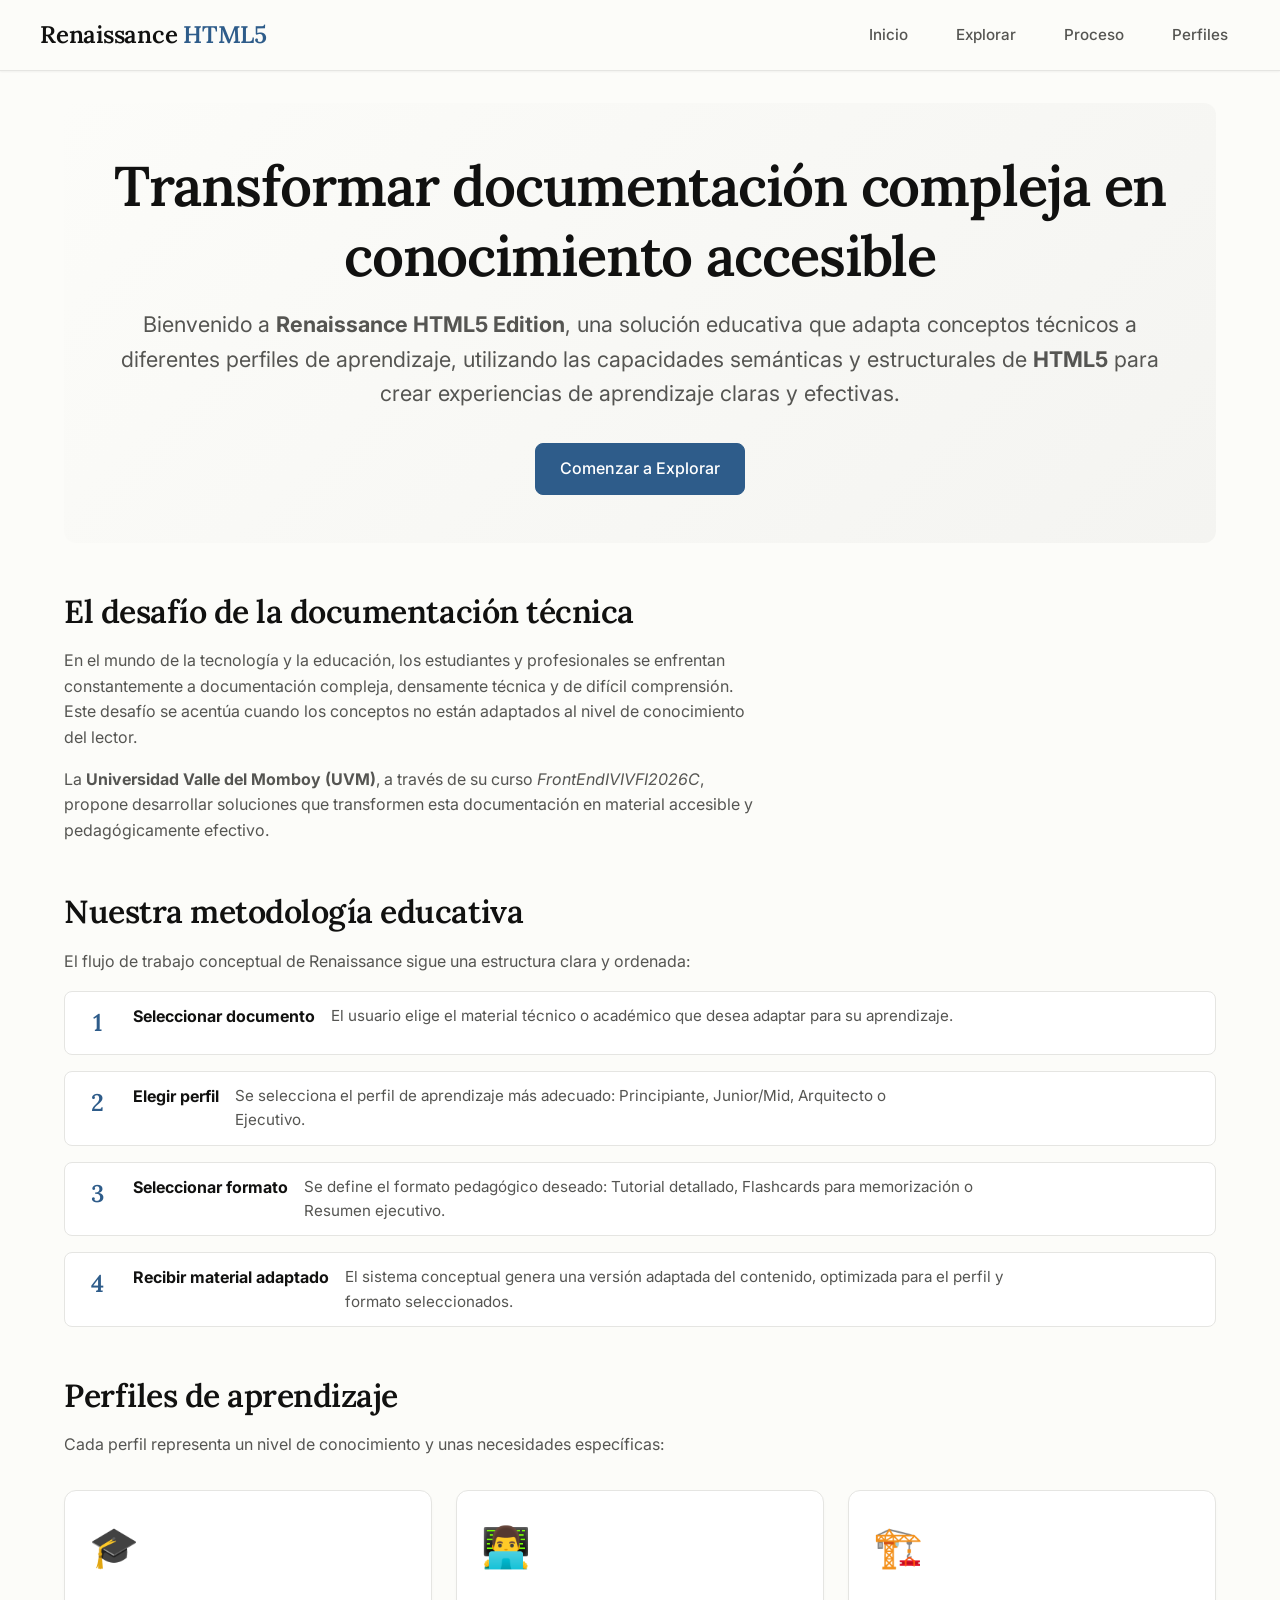
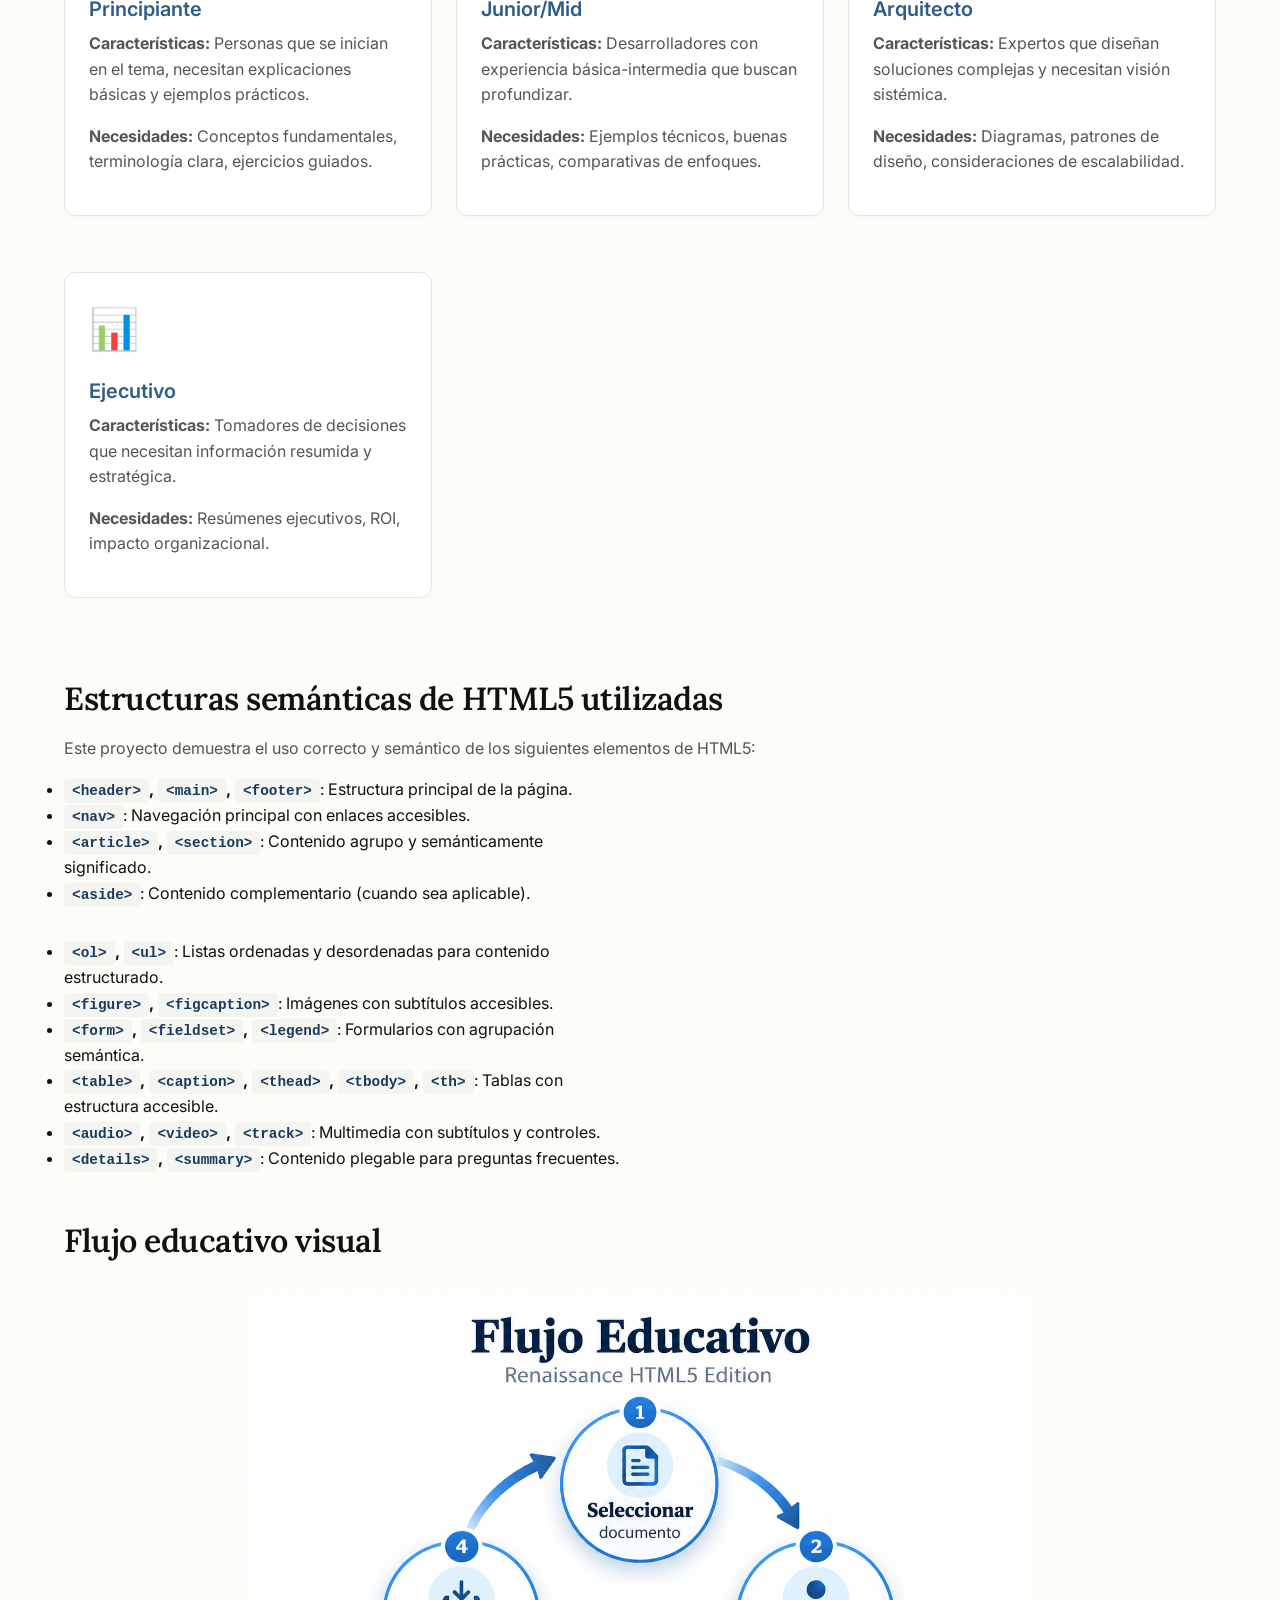
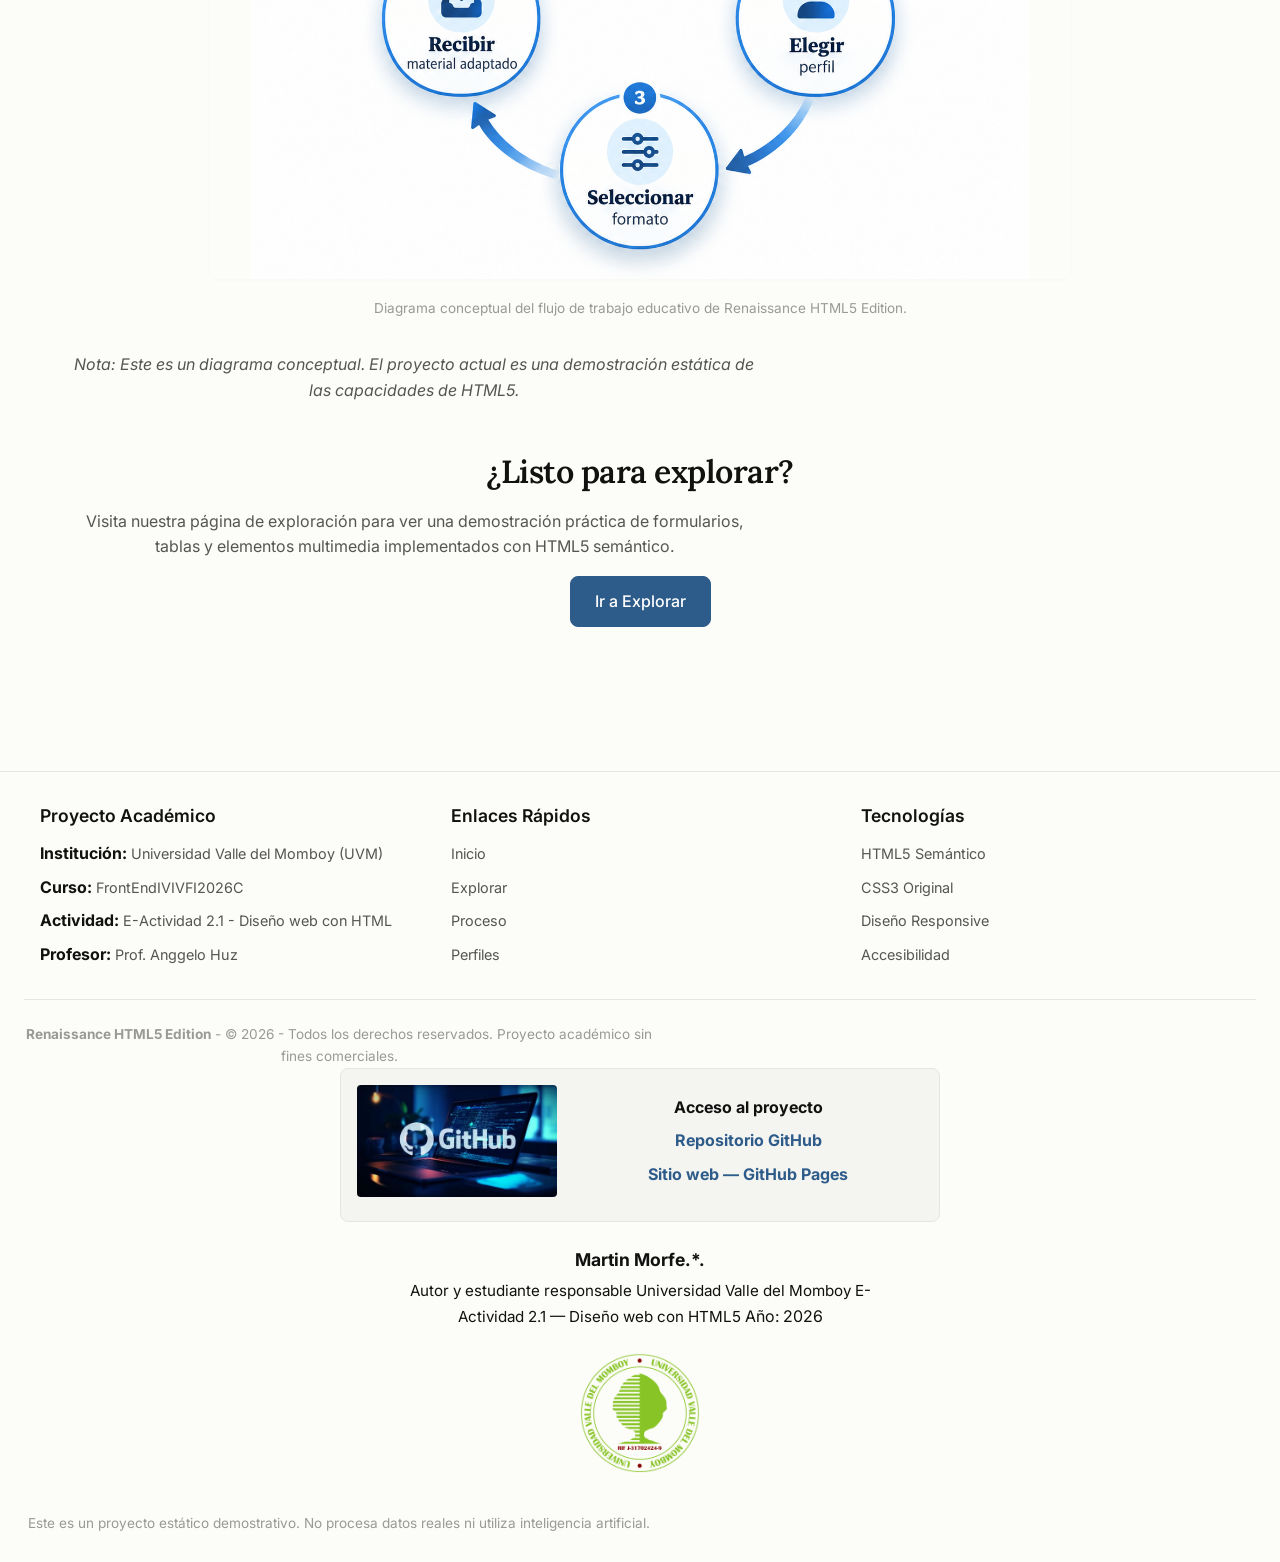
<file: index.html>
<!DOCTYPE html>
<html lang="es">
<head>
  <meta charset="UTF-8">
  <meta name="viewport" content="width=device-width, initial-scale=1.0">
  <meta name="description" content="Renaissance HTML5 Edition - Transformando documentación compleja en conocimiento accesible. Proyecto académico UVM E-Actividad 2.1">
  <title>Renaissance HTML5 Edition | Transformación Educativa</title>

  <!-- Fuente Google Fonts (opcional, no crítica para el funcionamiento) -->
  <link rel="preconnect" href="https://fonts.googleapis.com">
  <link rel="preconnect" href="https://fonts.gstatic.com" crossorigin>
  <link href="https://fonts.googleapis.com/css2?family=Inter:wght@400;500;600&family=Lora:ital,wght@0,400;0,600;1,400&display=swap" rel="stylesheet">

  <!-- CSS local -->
  <link rel="stylesheet" href="css/styles.css">
</head>
<body>
  <!-- Cabecera con navegación accesible -->
  <header>
    <div class="rn-header-container">
      <a href="index.html" class="rn-brand" aria-label="Página principal de Renaissance HTML5 Edition">
        Renaissance<span> HTML5</span>
      </a>
      <nav aria-label="Navegación principal">
        <ul>
          <li><a href="index.html" aria-current="page">Inicio</a></li>
          <li><a href="explorar.html">Explorar</a></li>
          <li><a href="#proceso" aria-label="Ir a la sección de proceso">Proceso</a></li>
          <li><a href="#perfiles" aria-label="Ir a la sección de perfiles">Perfiles</a></li>
        </ul>
      </nav>
    </div>
  </header>

  <main>
    <!-- Sección Hero -->
    <section class="hero" aria-labelledby="hero-title">
      <h1 id="hero-title">Transformar documentación compleja en conocimiento accesible</h1>
      <p>Bienvenido a <strong>Renaissance HTML5 Edition</strong>, una solución educativa que adapta conceptos técnicos a diferentes perfiles de aprendizaje, utilizando las capacidades semánticas y estructurales de <strong>HTML5</strong> para crear experiencias de aprendizaje claras y efectivas.</p>
      <a href="explorar.html" class="rn-btn rn-btn--primary" aria-label="Ir a la página de exploración para probar el flujo educativo">
        Comenzar a Explorar
      </a>
    </section>

    <!-- Sección de Introducción -->
    <section aria-labelledby="intro-title">
      <article>
        <h2 id="intro-title">El desafío de la documentación técnica</h2>
        <p>En el mundo de la tecnología y la educación, los estudiantes y profesionales se enfrentan constantemente a documentación compleja, densamente técnica y de difícil comprensión. Este desafío se acentúa cuando los conceptos no están adaptados al nivel de conocimiento del lector.</p>
        <p>La <strong>Universidad Valle del Momboy (UVM)</strong>, a través de su curso <em>FrontEndIVIVFI2026C</em>, propone desarrollar soluciones que transformen esta documentación en material accesible y pedagógicamente efectivo.</p>
      </article>
    </section>

    <!-- Sección del Proceso (Flujo de Trabajo) -->
    <section id="proceso" aria-labelledby="proceso-title">
      <h2 id="proceso-title">Nuestra metodología educativa</h2>
      <p>El flujo de trabajo conceptual de Renaissance sigue una estructura clara y ordenada:</p>

      <ol class="workflow-list" aria-label="Pasos del flujo de trabajo educativo">
        <li>
          <strong>Seleccionar documento</strong>
          <p>El usuario elige el material técnico o académico que desea adaptar para su aprendizaje.</p>
        </li>
        <li>
          <strong>Elegir perfil</strong>
          <p>Se selecciona el perfil de aprendizaje más adecuado: Principiante, Junior/Mid, Arquitecto o Ejecutivo.</p>
        </li>
        <li>
          <strong>Seleccionar formato</strong>
          <p>Se define el formato pedagógico deseado: Tutorial detallado, Flashcards para memorización o Resumen ejecutivo.</p>
        </li>
        <li>
          <strong>Recibir material adaptado</strong>
          <p>El sistema conceptual genera una versión adaptada del contenido, optimizada para el perfil y formato seleccionados.</p>
        </li>
      </ol>
    </section>

    <!-- Sección de Perfiles de Aprendizaje -->
    <section id="perfiles" aria-labelledby="perfiles-title">
      <h2 id="perfiles-title">Perfiles de aprendizaje</h2>
      <p>Cada perfil representa un nivel de conocimiento y unas necesidades específicas:</p>

      <div class="profiles-grid" role="list" aria-label="Tarjetas de perfiles de aprendizaje">
        <!-- Perfil Principiante -->
        <article class="profile-card" role="listitem">
          <div class="icon" aria-hidden="true">🎓</div>
          <h3>Principiante</h3>
          <p><strong>Características:</strong> Personas que se inician en el tema, necesitan explicaciones básicas y ejemplos prácticos.</p>
          <p><strong>Necesidades:</strong> Conceptos fundamentales, terminología clara, ejercicios guiados.</p>
        </article>

        <!-- Perfil Junior/Mid -->
        <article class="profile-card" role="listitem">
          <div class="icon" aria-hidden="true">👨‍💻</div>
          <h3>Junior/Mid</h3>
          <p><strong>Características:</strong> Desarrolladores con experiencia básica-intermedia que buscan profundizar.</p>
          <p><strong>Necesidades:</strong> Ejemplos técnicos, buenas prácticas, comparativas de enfoques.</p>
        </article>

        <!-- Perfil Arquitecto -->
        <article class="profile-card" role="listitem">
          <div class="icon" aria-hidden="true">🏗️</div>
          <h3>Arquitecto</h3>
          <p><strong>Características:</strong> Expertos que diseñan soluciones complejas y necesitan visión sistémica.</p>
          <p><strong>Necesidades:</strong> Diagramas, patrones de diseño, consideraciones de escalabilidad.</p>
        </article>

        <!-- Perfil Ejecutivo -->
        <article class="profile-card" role="listitem">
          <div class="icon" aria-hidden="true">📊</div>
          <h3>Ejecutivo</h3>
          <p><strong>Características:</strong> Tomadores de decisiones que necesitan información resumida y estratégica.</p>
          <p><strong>Necesidades:</strong> Resúmenes ejecutivos, ROI, impacto organizacional.</p>
        </article>
      </div>
    </section>

    <!-- Sección de Contenido Educativo HTML5 -->
    <section aria-labelledby="html5-title">
      <h2 id="html5-title">Estructuras semánticas de HTML5 utilizadas</h2>
      <p>Este proyecto demuestra el uso correcto y semántico de los siguientes elementos de HTML5:</p>

      <div class="content-grid">
        <div class="text-content">
          <ul aria-label="Lista de elementos HTML5 utilizados">
            <li><strong><code>&lt;header&gt;</code>, <code>&lt;main&gt;</code>, <code>&lt;footer&gt;</code></strong>: Estructura principal de la página.</li>
            <li><strong><code>&lt;nav&gt;</code></strong>: Navegación principal con enlaces accesibles.</li>
            <li><strong><code>&lt;article&gt;</code>, <code>&lt;section&gt;</code></strong>: Contenido agrupo y semánticamente significado.</li>
            <li><strong><code>&lt;aside&gt;</code></strong>: Contenido complementario (cuando sea aplicable).</li>
          </ul>
        </div>
        <div class="text-content">
          <ul aria-label="Lista de elementos HTML5 adicionales">
            <li><strong><code>&lt;ol&gt;</code>, <code>&lt;ul&gt;</code></strong>: Listas ordenadas y desordenadas para contenido estructurado.</li>
            <li><strong><code>&lt;figure&gt;</code>, <code>&lt;figcaption&gt;</code></strong>: Imágenes con subtítulos accesibles.</li>
            <li><strong><code>&lt;form&gt;</code>, <code>&lt;fieldset&gt;</code>, <code>&lt;legend&gt;</code></strong>: Formularios con agrupación semántica.</li>
            <li><strong><code>&lt;table&gt;</code>, <code>&lt;caption&gt;</code>, <code>&lt;thead&gt;</code>, <code>&lt;tbody&gt;</code>, <code>&lt;th&gt;</code></strong>: Tablas con estructura accesible.</li>
            <li><strong><code>&lt;audio&gt;</code>, <code>&lt;video&gt;</code>, <code>&lt;track&gt;</code></strong>: Multimedia con subtítulos y controles.</li>
            <li><strong><code>&lt;details&gt;</code>, <code>&lt;summary&gt;</code></strong>: Contenido plegable para preguntas frecuentes.</li>
          </ul>
        </div>
      </div>
    </section>

    <!-- Sección con Figura Ilustrativa -->
    <section aria-labelledby="diagrama-title">
      <h2 id="diagrama-title">Flujo educativo visual</h2>
      <figure class="figure-container">
        <img
          src="assets/images/educational-workflow.png"
          alt="Diagrama de flujo educativo de Renaissance HTML5 Edition: muestra los cuatro pasos del proceso - Seleccionar documento, Elegir perfil, Seleccionar formato, Recibir material adaptado, conectados por flechas en un diseño circular."
          width="1448"
          height="1086"
        >
        <figcaption>
          Diagrama conceptual del flujo de trabajo educativo de Renaissance HTML5 Edition.
        </figcaption>
      </figure>
      <p class="text-center">
        <em>Nota: Este es un diagrama conceptual. El proyecto actual es una demostración estática de las capacidades de HTML5.</em>
      </p>
    </section>

    <!-- CTA Final -->
    <section class="text-center" aria-label="Sección de llamada a la acción">
      <h2>¿Listo para explorar?</h2>
      <p>Visita nuestra página de exploración para ver una demostración práctica de formularios, tablas y elementos multimedia implementados con HTML5 semántico.</p>
      <a href="explorar.html" class="rn-btn rn-btn--primary" aria-label="Ir a la página de exploración">
        Ir a Explorar
      </a>
    </section>
  </main>

  <!-- Pie de página -->
  <footer>
    <div class="footer-container">
      <div class="footer-section">
        <h4>Proyecto Académico</h4>
        <ul>
          <li><strong>Institución:</strong> <span>Universidad Valle del Momboy (UVM)</span></li>
          <li><strong>Curso:</strong> <span>FrontEndIVIVFI2026C</span></li>
          <li><strong>Actividad:</strong> <span>E-Actividad 2.1 - Diseño web con HTML</span></li>
          <li><strong>Profesor:</strong> <span>Prof. Anggelo Huz</span></li>
        </ul>
      </div>
      <div class="footer-section">
        <h4>Enlaces Rápidos</h4>
        <ul>
          <li><a href="index.html">Inicio</a></li>
          <li><a href="explorar.html">Explorar</a></li>
          <li><a href="#proceso">Proceso</a></li>
          <li><a href="#perfiles">Perfiles</a></li>
        </ul>
      </div>
      <div class="footer-section">
        <h4>Tecnologías</h4>
        <ul>
          <li><span>HTML5 Semántico</span></li>
          <li><span>CSS3 Original</span></li>
          <li><span>Diseño Responsive</span></li>
          <li><span>Accesibilidad</span></li>
        </ul>
      </div>
    </div>
    <div class="footer-bottom">
      <p>
        <strong>Renaissance HTML5 Edition</strong> - © 2026 - Todos los derechos reservados.
        Proyecto académico sin fines comerciales.
      </p>

      <!-- Tarjeta GitHub -->
      <div class="github-card">
        <div class="github-card-image">
          <img src="assets/images/github-card.jpg" alt="GitHub">
        </div>
        <div class="github-card-links">
          <h5>Acceso al proyecto</h5>
          <a href="https://github.com/mmorfe-engineer/renaissance-html5-uvm-e2" class="link-item">
            <strong>Repositorio GitHub</strong>
          </a>
          <a href="https://mmorfe-engineer.github.io/renaissance-html5-uvm-e2/" class="link-item">
            <strong>Sitio web — GitHub Pages</strong>
          </a>
        </div>
      </div>

      <!-- Identidad académica -->
      <div class="academic-identity">
        <strong>Martin Morfe.*.</strong>
        <span class="role">Autor y estudiante responsable</span>
        <span class="institution">Universidad Valle del Momboy</span>
        <span class="activity">E-Actividad 2.1 — Diseño web con HTML5</span>
        <span>Año: 2026</span>
      </div>

      <!-- Logotipo UVM -->
      <div class="uvm-logo">
        <img src="assets/images/uvm-logo.png" alt="Logo de la Universidad Valle del Momboy">
      </div>

      <p class="text-faint">
        Este es un proyecto estático demostrativo. No procesa datos reales ni utiliza inteligencia artificial.
      </p>
    </div>
  </footer>
</body>
</html>
</file>
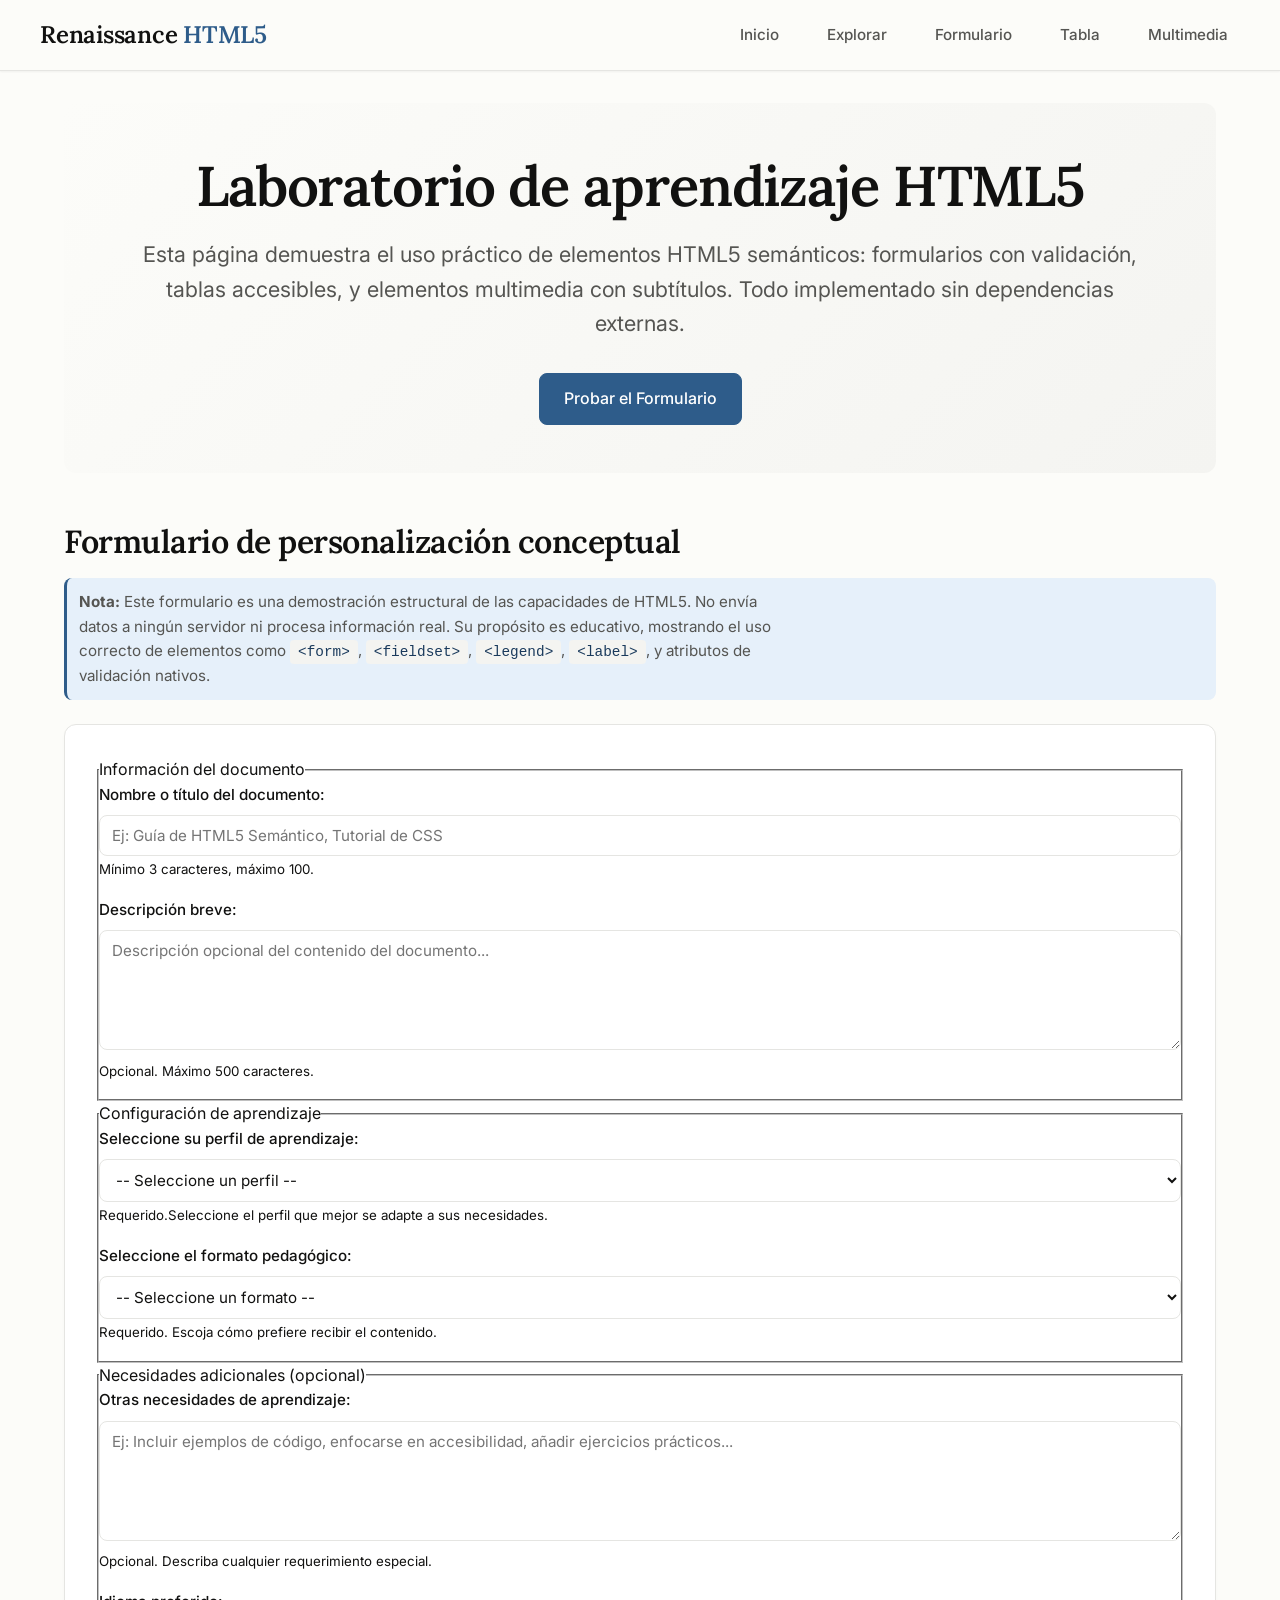
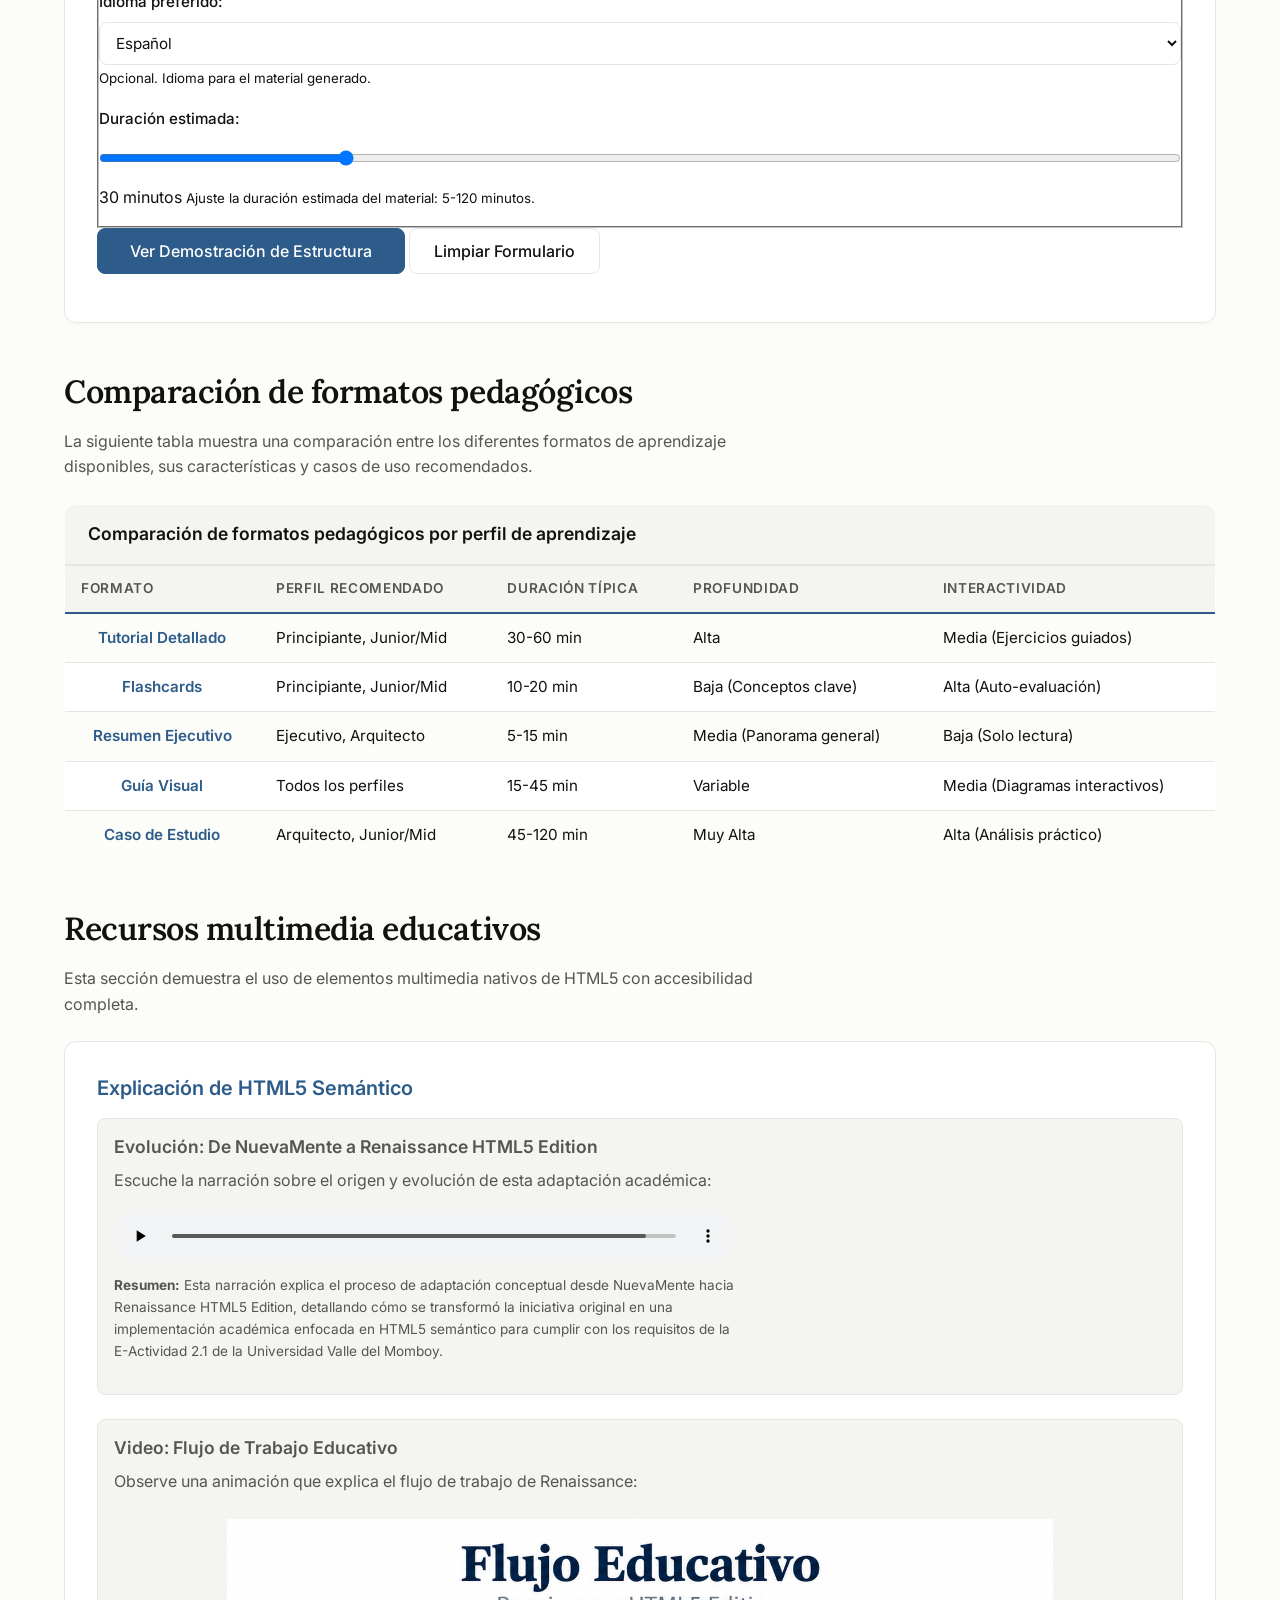
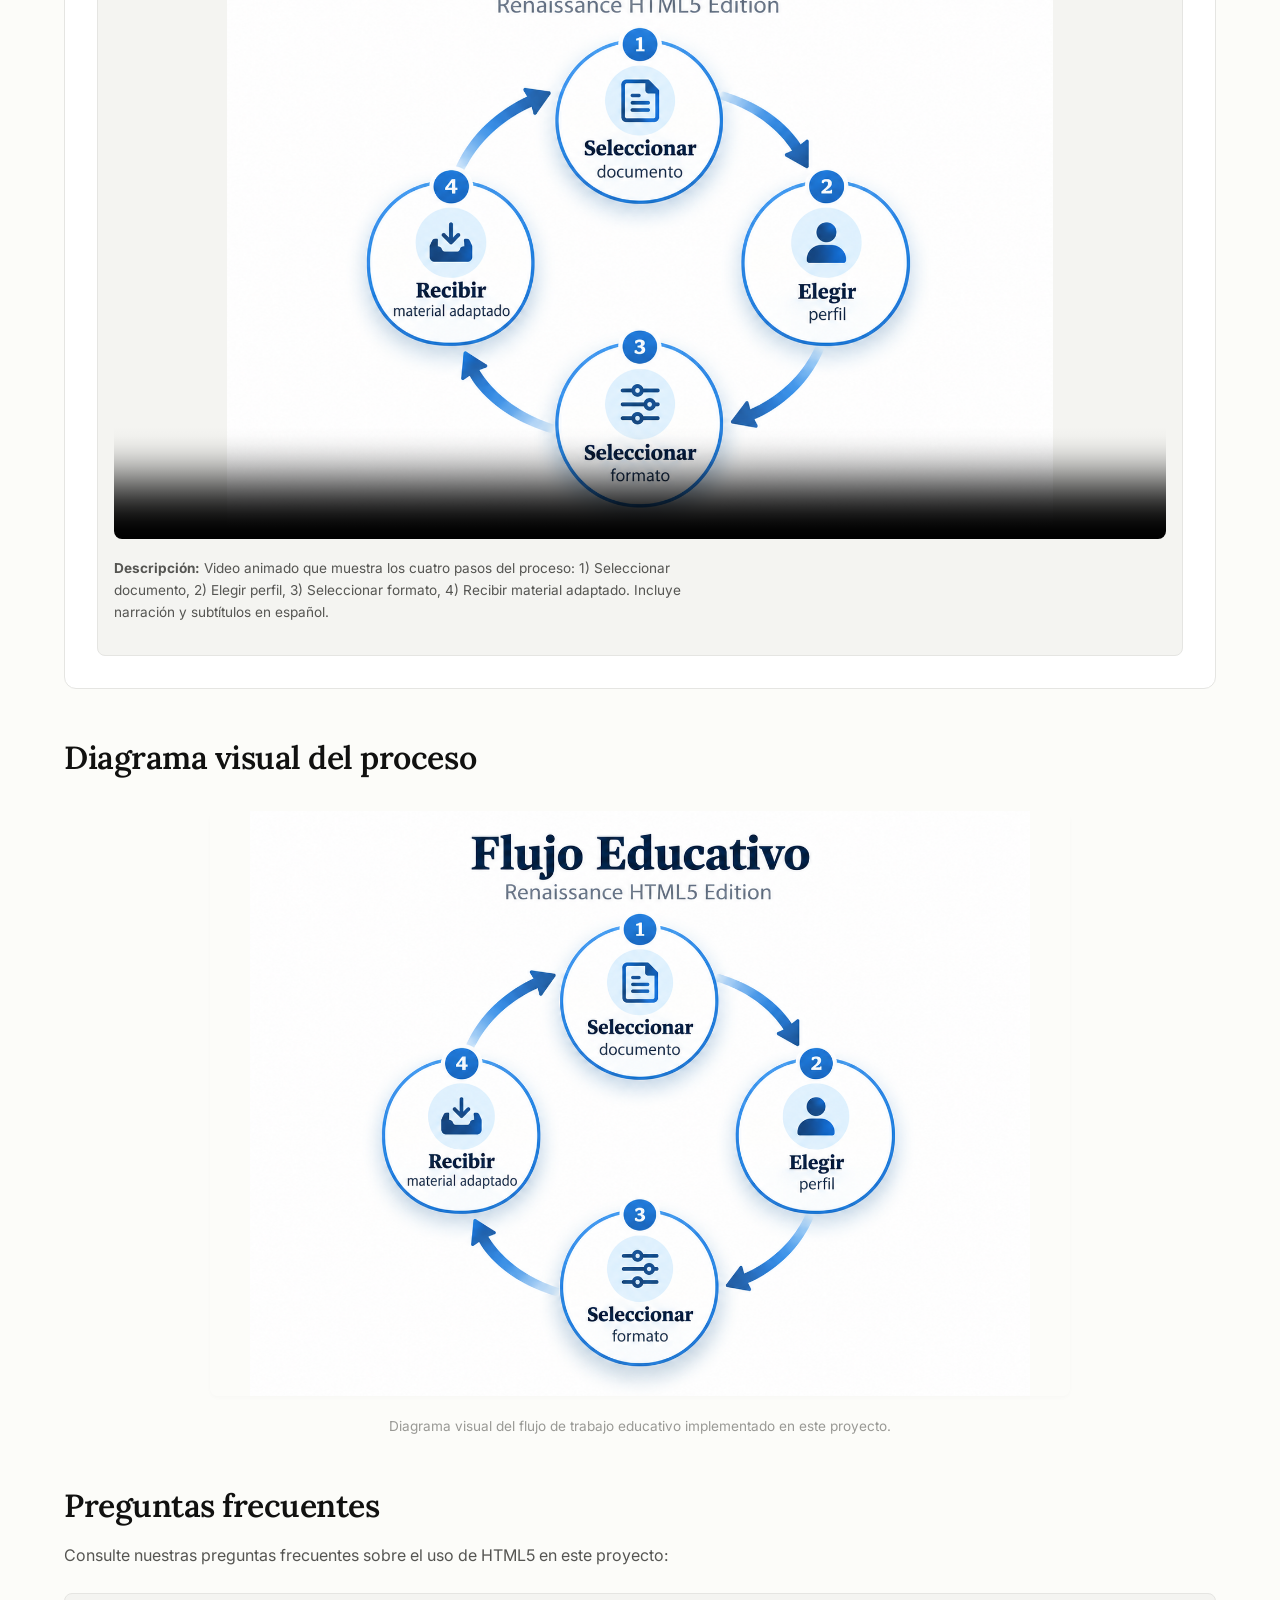
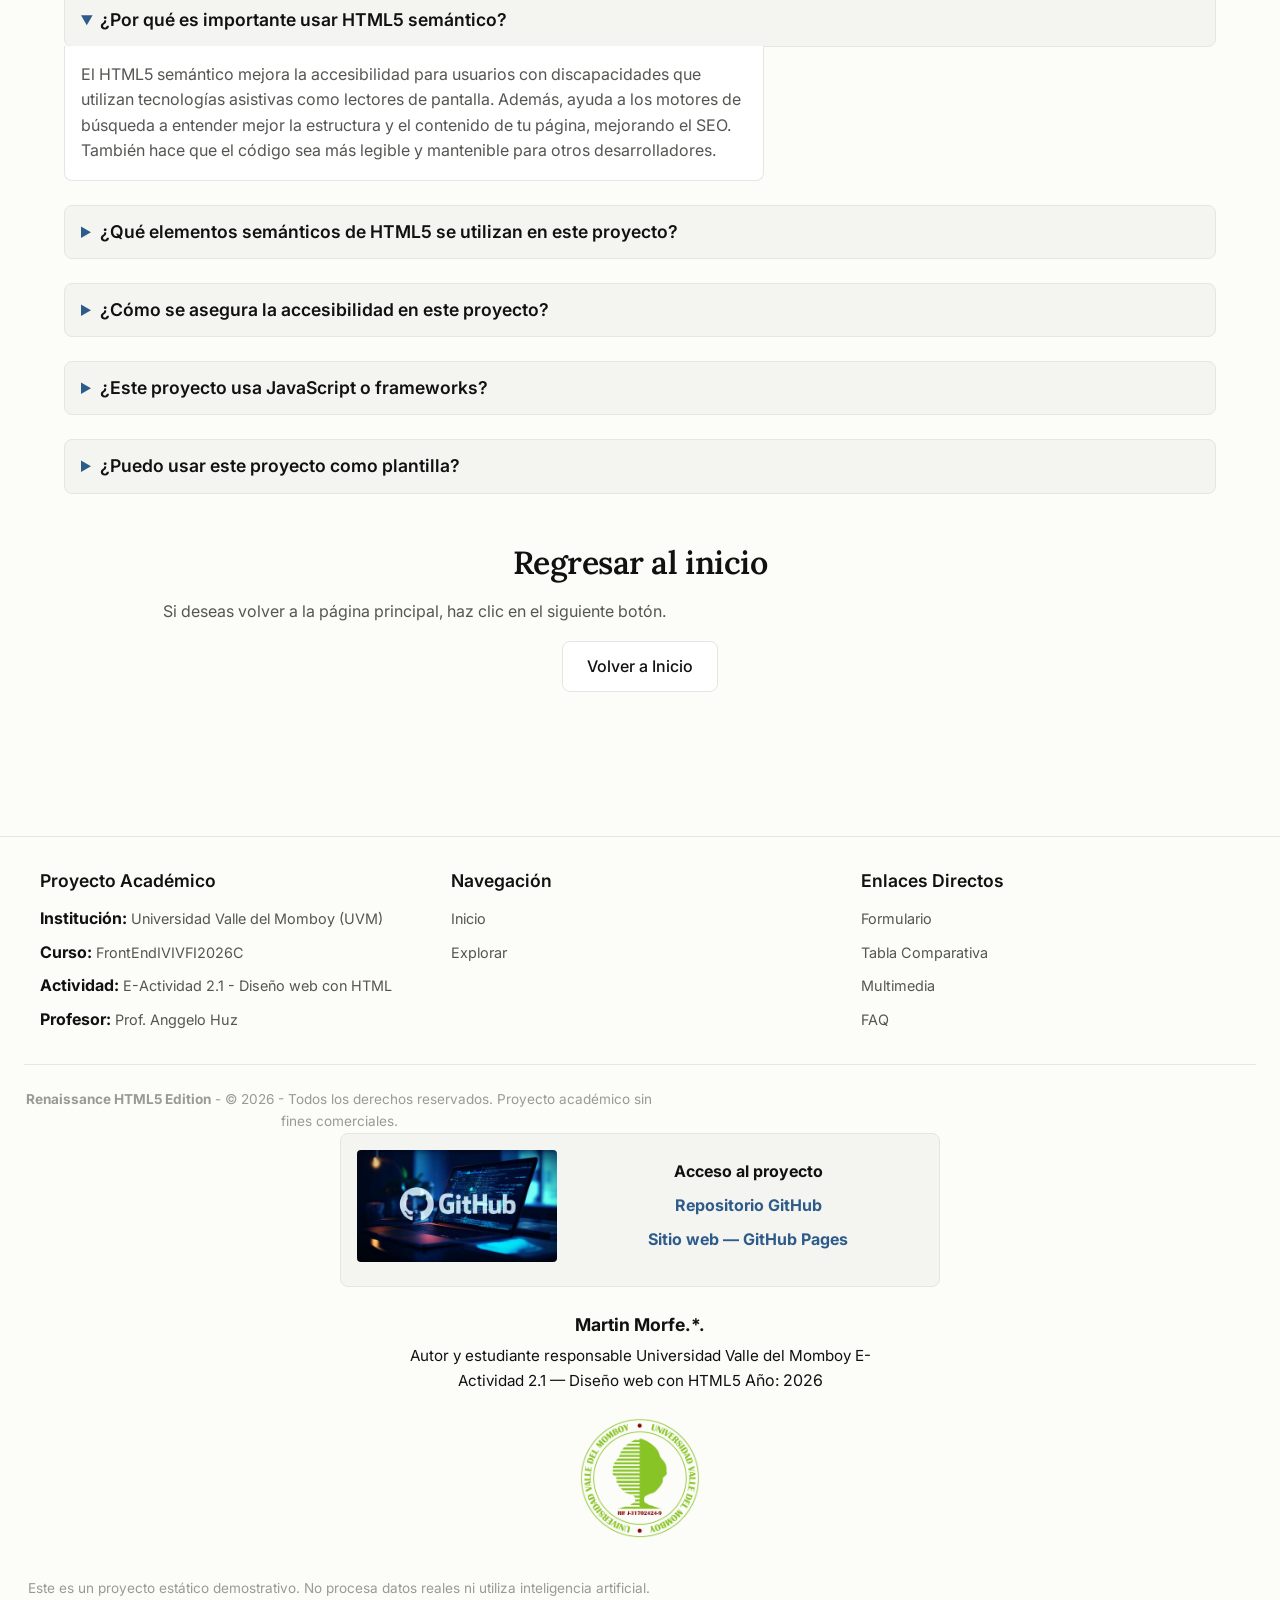
<file: explorar.html>
<!DOCTYPE html>
<html lang="es">
<head>
  <meta charset="UTF-8">
  <meta name="viewport" content="width=device-width, initial-scale=1.0">
  <meta name="description" content="Laboratorio de aprendizaje HTML5 - Renaissance HTML5 Edition. Demostración de formularios, tablas y multimedia con HTML5 semántico.">
  <title>Explorar | Laboratorio HTML5 - Renaissance HTML5 Edition</title>

  <!-- Fuente Google Fonts (opcional, no crítica para el funcionamiento) -->
  <link rel="preconnect" href="https://fonts.googleapis.com">
  <link rel="preconnect" href="https://fonts.gstatic.com" crossorigin>
  <link href="https://fonts.googleapis.com/css2?family=Inter:wght@400;500;600&family=Lora:ital,wght@0,400;0,600;1,400&display=swap" rel="stylesheet">

  <!-- CSS local -->
  <link rel="stylesheet" href="css/styles.css">
</head>
<body>
  <!-- Cabecera con navegación accesible -->
  <header>
    <div class="rn-header-container">
      <a href="index.html" class="rn-brand" aria-label="Página principal de Renaissance HTML5 Edition">
        Renaissance<span> HTML5</span>
      </a>
      <nav aria-label="Navegación principal">
        <ul>
          <li><a href="index.html">Inicio</a></li>
          <li><a href="explorar.html" aria-current="page">Explorar</a></li>
          <li><a href="#formulario" aria-label="Ir a la sección de formulario">Formulario</a></li>
          <li><a href="#tabla" aria-label="Ir a la sección de tabla comparativa">Tabla</a></li>
          <li><a href="#multimedia" aria-label="Ir a la sección de multimedia">Multimedia</a></li>
        </ul>
      </nav>
    </div>
  </header>

  <main>
    <!-- Sección Hero de Explorar -->
    <section class="hero" aria-labelledby="explorar-title">
      <h1 id="explorar-title">Laboratorio de aprendizaje HTML5</h1>
      <p>Esta página demuestra el uso práctico de elementos HTML5 semánticos: formularios con validación, tablas accesibles, y elementos multimedia con subtítulos. Todo implementado sin dependencias externas.</p>
      <a href="#formulario" class="rn-btn rn-btn--primary" aria-label="Ir al formulario de personalización">
        Probar el Formulario
      </a>
    </section>

    <!-- Sección de Formulario de Personalización -->
    <section id="formulario" aria-labelledby="formulario-title">
      <h2 id="formulario-title">Formulario de personalización conceptual</h2>

      <div class="form-description">
        <p><strong>Nota:</strong> Este formulario es una demostración estructural de las capacidades de HTML5. No envía datos a ningún servidor ni procesa información real. Su propósito es educativo, mostrando el uso correcto de elementos como <code>&lt;form&gt;</code>, <code>&lt;fieldset&gt;</code>, <code>&lt;legend&gt;</code>, <code>&lt;label&gt;</code>, y atributos de validación nativos.</p>
      </div>

      <form class="form-container" aria-label="Formulario de personalización educativa" method="get" action="#" onsubmit="event.preventDefault();">
        <fieldset>
          <legend>Información del documento</legend>

          <div class="form-group">
            <label for="documento-nombre">Nombre o título del documento:</label>
            <input
              type="text"
              id="documento-nombre"
              name="documento-nombre"
              placeholder="Ej: Guía de HTML5 Semántico, Tutorial de CSS"
              required
              minlength="3"
              maxlength="100"
              aria-describedby="documento-help"
            >
            <small id="documento-help">Mínimo 3 caracteres, máximo 100.</small>
          </div>

          <div class="form-group">
            <label for="documento-descripcion">Descripción breve:</label>
            <textarea
              id="documento-descripcion"
              name="documento-descripcion"
              placeholder="Descripción opcional del contenido del documento..."
              aria-describedby="descripcion-help"
            ></textarea>
            <small id="descripcion-help">Opcional. Máximo 500 caracteres.</small>
          </div>
        </fieldset>

        <fieldset>
          <legend>Configuración de aprendizaje</legend>

          <div class="form-group">
            <label for="perfil">Seleccione su perfil de aprendizaje:</label>
            <select id="perfil" name="perfil" required aria-describedby="perfil-help">
              <option value="" disabled selected>-- Seleccione un perfil --</option>
              <option value="principiante">Principiante - Necesito explicaciones básicas</option>
              <option value="junior">Junior/Mid - Tengo experiencia básica-intermedia</option>
              <option value="arquitecto">Arquitecto - Diseño soluciones complejas</option>
              <option value="ejecutivo">Ejecutivo - Necesito información resumida</option>
            </select>
            <small id="perfil-help">Requerido.Seleccione el perfil que mejor se adapte a sus necesidades.</small>
          </div>

          <div class="form-group">
            <label for="formato">Seleccione el formato pedagógico:</label>
            <select id="formato" name="formato" required aria-describedby="formato-help">
              <option value="" disabled selected>-- Seleccione un formato --</option>
              <option value="tutorial">Tutorial detallado - Explicaciones paso a paso</option>
              <option value="flashcards">Flashcards - Tarjetas de memorización</option>
              <option value="resumen">Resumen ejecutivo - Información condensada</option>
            </select>
            <small id="formato-help">Requerido. Escoja cómo prefiere recibir el contenido.</small>
          </div>
        </fieldset>

        <fieldset>
          <legend>Necesidades adicionales (opcional)</legend>

          <div class="form-group">
            <label for="necesidades">Otras necesidades de aprendizaje:</label>
            <textarea
              id="necesidades"
              name="necesidades"
              placeholder="Ej: Incluir ejemplos de código, enfocarse en accesibilidad, añadir ejercicios prácticos..."
              rows="4"
              aria-describedby="necesidades-help"
            ></textarea>
            <small id="necesidades-help">Opcional. Describa cualquier requerimiento especial.</small>
          </div>

          <div class="form-group">
            <label for="idioma">Idioma preferido:</label>
            <select id="idioma" name="idioma" aria-describedby="idioma-help">
              <option value="es" selected>Español</option>
              <option value="en">Inglés</option>
              <option value="pt">Portugués</option>
            </select>
            <small id="idioma-help">Opcional. Idioma para el material generado.</small>
          </div>

          <div class="form-group">
            <label for="duracion">Duración estimada:</label>
            <input
              type="range"
              id="duracion"
              name="duracion"
              min="5"
              max="120"
              value="30"
              step="5"
              aria-describedby="duracion-help"
            >
            <output for="duracion" id="duracion-value">30 minutos</output>
            <small id="duracion-help">Ajuste la duración estimada del material: <span id="duracion-range">5-120 minutos</span>.</small>
          </div>
        </fieldset>

        <div class="form-group">
          <button type="submit" class="rn-btn rn-btn--primary" aria-label="Ver demostración de estructura HTML">
            Ver Demostración de Estructura
          </button>
          <button type="reset" class="rn-btn rn-btn--secondary" aria-label="Restablecer formulario">
            Limpiar Formulario
          </button>
        </div>
      </form>
    </section>

    <!-- Sección de Tabla Comparativa -->
    <section id="tabla" aria-labelledby="tabla-title">
      <h2 id="tabla-title">Comparación de formatos pedagógicos</h2>
      <p>La siguiente tabla muestra una comparación entre los diferentes formatos de aprendizaje disponibles, sus características y casos de uso recomendados.</p>

      <div class="table-container">
        <table aria-describedby="tabla-description">
          <caption id="tabla-description">
            Comparación de formatos pedagógicos por perfil de aprendizaje
          </caption>
          <thead>
            <tr>
              <th scope="col">Formato</th>
              <th scope="col">Perfil Recomendado</th>
              <th scope="col">Duración Típica</th>
              <th scope="col">Profundidad</th>
              <th scope="col">Interactividad</th>
            </tr>
          </thead>
          <tbody>
            <tr>
              <th scope="row">Tutorial Detallado</th>
              <td>Principiante, Junior/Mid</td>
              <td>30-60 min</td>
              <td>Alta</td>
              <td>Media (Ejercicios guiados)</td>
            </tr>
            <tr>
              <th scope="row">Flashcards</th>
              <td>Principiante, Junior/Mid</td>
              <td>10-20 min</td>
              <td>Baja (Conceptos clave)</td>
              <td>Alta (Auto-evaluación)</td>
            </tr>
            <tr>
              <th scope="row">Resumen Ejecutivo</th>
              <td>Ejecutivo, Arquitecto</td>
              <td>5-15 min</td>
              <td>Media (Panorama general)</td>
              <td>Baja (Solo lectura)</td>
            </tr>
            <tr>
              <th scope="row">Guía Visual</th>
              <td>Todos los perfiles</td>
              <td>15-45 min</td>
              <td>Variable</td>
              <td>Media (Diagramas interactivos)</td>
            </tr>
            <tr>
              <th scope="row">Caso de Estudio</th>
              <td>Arquitecto, Junior/Mid</td>
              <td>45-120 min</td>
              <td>Muy Alta</td>
              <td>Alta (Análisis práctico)</td>
            </tr>
          </tbody>
        </table>
      </div>
    </section>

    <!-- Sección de Multimedia -->
    <section id="multimedia" aria-labelledby="multimedia-title">
      <h2 id="multimedia-title">Recursos multimedia educativos</h2>
      <p>Esta sección demuestra el uso de elementos multimedia nativos de HTML5 con accesibilidad completa.</p>

      <div class="media-section">
        <h3>Explicación de HTML5 Semántico</h3>

        <div class="media-container">
          <!-- Audio -->
          <div class="audio-container">
            <h4>Evolución: De NuevaMente a Renaissance HTML5 Edition</h4>
            <p>Escuche la narración sobre el origen y evolución de esta adaptación académica:</p>
            <audio
              controls
              preload="metadata"
              aria-label="Narración sobre la evolución de NuevaMente a Renaissance HTML5 Edition"
            >
              <source src="assets/audio/html5-semantico.mp3" type="audio/mpeg">
              Su navegador no soporta el elemento de audio. <a href="assets/audio/html5-semantico.mp3" download>Descargar archivo MP3</a> (1.1 MB, 1 minuto 37 segundos).
            </audio>
            <p class="media-caption">
              <strong>Resumen:</strong>
              Esta narración explica el proceso de adaptación conceptual desde NuevaMente hacia Renaissance HTML5 Edition,
              detallando cómo se transformó la iniciativa original en una implementación académica enfocada en HTML5 semántico
              para cumplir con los requisitos de la E-Actividad 2.1 de la Universidad Valle del Momboy.
            </p>
          </div>

          <!-- Video -->
          <div class="video-container">
            <h4>Video: Flujo de Trabajo Educativo</h4>
            <p>Observe una animación que explica el flujo de trabajo de Renaissance:</p>
            <video
              controls
              preload="metadata"
              poster="assets/images/educational-workflow.png"
              style="max-width: 100%; height: auto;"
              aria-label="Video explicativo del flujo de trabajo educativo"
            >
              <source src="assets/video/flujo-educativo.mp4" type="video/mp4">
              <!-- Nota: Subtítulos no sincronizados con el video actual -->
              <p class="media-caption">
                Su navegador no soporta el elemento de video.
                <a href="assets/video/flujo-educativo.mp4" download>Descargar archivo MP4</a> (5.2 MB, H.264, 1 minuto 15 segundos).
              </p>
            </video>
            <p class="media-caption">
              <strong>Descripción:</strong>
              Video animado que muestra los cuatro pasos del proceso:
              1) Seleccionar documento, 2) Elegir perfil, 3) Seleccionar formato,
              4) Recibir material adaptado. Incluye narración y subtítulos en español.
            </p>
          </div>
        </div>
      </div>
    </section>

    <!-- Sección con Figura Ilustrativa -->
    <section aria-labelledby="imagen-title">
      <h2 id="imagen-title">Diagrama visual del proceso</h2>
      <figure class="figure-container">
        <img
          src="assets/images/educational-workflow.png"
          alt="Diagrama de flujo circular con cuatro pasos: Seleccionar documento (icono de libro), Elegir perfil (icono de usuario), Seleccionar formato (icono de lista), Recibir material adaptado (icono de descarga). Cada paso conectado por flechas en sentido horario."
          width="1448"
          height="1086"
        >
        <figcaption>
          Diagrama visual del flujo de trabajo educativo implementado en este proyecto.
        </figcaption>
      </figure>
    </section>

    <!-- Sección FAQ con Details/Summary -->
    <section aria-labelledby="faq-title">
      <h2 id="faq-title">Preguntas frecuentes</h2>
      <p>Consulte nuestras preguntas frecuentes sobre el uso de HTML5 en este proyecto:</p>

      <div role="region" aria-label="Preguntas frecuentes">
        <details class="details-faq" open>
          <summary>¿Por qué es importante usar HTML5 semántico?</summary>
          <p>
            El HTML5 semántico mejora la accesibilidad para usuarios con discapacidades
            que utilizan tecnologías asistivas como lectores de pantalla. Además, ayuda
            a los motores de búsqueda a entender mejor la estructura y el contenido
            de tu página, mejorando el SEO. También hace que el código sea más legible
            y mantenible para otros desarrolladores.
          </p>
        </details>

        <details class="details-faq">
          <summary>¿Qué elementos semánticos de HTML5 se utilizan en este proyecto?</summary>
          <p>
            Este proyecto utiliza: <code>&lt;header&gt;</code>, <code>&lt;nav&gt;</code>,
            <code>&lt;main&gt;</code>, <code>&lt;article&gt;</code>, <code>&lt;section&gt;</code>,
            <code>&lt;footer&gt;</code>, <code>&lt;figure&gt;</code>, <code>&lt;figcaption&gt;</code>,
            <code>&lt;form&gt;</code>, <code>&lt;fieldset&gt;</code>, <code>&lt;legend&gt;</code>,
            <code>&lt;table&gt;</code>, <code>&lt;caption&gt;</code>, <code>&lt;thead&gt;</code>,
            <code>&lt;tbody&gt;</code>, <code>&lt;th&gt;</code>, <code>&lt;audio&gt;</code>,
            <code>&lt;video&gt;</code>, <code>&lt;track&gt;</code>, <code>&lt;details&gt;</code>,
            y <code>&lt;summary&gt;</code>.
          </p>
        </details>

        <details class="details-faq">
          <summary>¿Cómo se asegura la accesibilidad en este proyecto?</summary>
          <p>
            La accesibilidad se garantiza mediante:
            <ul>
              <li>Uso de elementos semánticos HTML5</li>
              <li>Atributos <code>aria-</code> apropiados</li>
              <li>Textos alternativos (<code>alt</code>) en imágenes</li>
              <li>Etiquetas (<code>label</code>) asociadas a todos los controles de formulario</li>
              <li>Estructura de tablas con <code>scope</code>, <code>caption</code>, <code>thead</code>, <code>tbody</code></li>
              <li>Subtítulos y transcripciones para multimedia</li>
              <li>Colores con contraste adecuado (WCAG AA/AAA)</li>
              <li>Navegación por teclado completa</li>
              <li>Estados de foco visibles</li>
            </ul>
          </p>
        </details>

        <details class="details-faq">
          <summary>¿Este proyecto usa JavaScript o frameworks?</summary>
          <p>
            No. Este es un proyecto <strong>100% estático</strong> basado exclusivamente
            en HTML5 y CSS3. No utiliza JavaScript (excepto el mínimo necesario para el
            atribulo <code>onsubmit</code> preventDefault en el formulario demostrativo),
            ni frameworks como React, Vue, Angular, Bootstrap, Tailwind u otros.
            El objetivo es demostrar las capacidades nativas del navegador sin
            dependencias externas.
          </p>
        </details>

        <details class="details-faq">
          <summary>¿Puedo usar este proyecto como plantilla?</summary>
          <p>
            Sí, puedes usar este proyecto como referencia para tus propios trabajos.
            Sin embargo, recuerda que este es un proyecto académico específico para
            la E-Actividad 2.1 del curso FrontEndIVIVFI2026C de la UVM. Asegúrate de
            personalizarlo y adaptarlo a tus necesidades, y de dar el crédito
            apropiado si reutilizas partes significativas del código.
          </p>
        </details>
      </div>
    </section>

    <!-- CTA de regreso -->
    <section class="text-center" aria-label="Sección de retorno">
      <h2>Regresar al inicio</h2>
      <p>Si deseas volver a la página principal, haz clic en el siguiente botón.</p>
      <a href="index.html" class="rn-btn rn-btn--secondary" aria-label="Regresar a la página principal">
        Volver a Inicio
      </a>
    </section>
  </main>

  <!-- Pie de página -->
  <footer>
    <div class="footer-container">
      <div class="footer-section">
        <h4>Proyecto Académico</h4>
        <ul>
          <li><strong>Institución:</strong> <span>Universidad Valle del Momboy (UVM)</span></li>
          <li><strong>Curso:</strong> <span>FrontEndIVIVFI2026C</span></li>
          <li><strong>Actividad:</strong> <span>E-Actividad 2.1 - Diseño web con HTML</span></li>
          <li><strong>Profesor:</strong> <span>Prof. Anggelo Huz</span></li>
        </ul>
      </div>
      <div class="footer-section">
        <h4>Navegación</h4>
        <ul>
          <li><a href="index.html">Inicio</a></li>
          <li><a href="explorar.html">Explorar</a></li>
        </ul>
      </div>
      <div class="footer-section">
        <h4>Enlaces Directos</h4>
        <ul>
          <li><a href="#formulario">Formulario</a></li>
          <li><a href="#tabla">Tabla Comparativa</a></li>
          <li><a href="#multimedia">Multimedia</a></li>
          <li><a href="#faq-title">FAQ</a></li>
        </ul>
      </div>
    </div>
    <div class="footer-bottom">
      <p>
        <strong>Renaissance HTML5 Edition</strong> - © 2026 - Todos los derechos reservados.
        Proyecto académico sin fines comerciales.
      </p>

      <!-- Tarjeta GitHub -->
      <div class="github-card">
        <div class="github-card-image">
          <img src="assets/images/github-card.jpg" alt="GitHub">
        </div>
        <div class="github-card-links">
          <h5>Acceso al proyecto</h5>
          <a href="https://github.com/mmorfe-engineer/renaissance-html5-uvm-e2" class="link-item">
            <strong>Repositorio GitHub</strong>
          </a>
          <a href="https://mmorfe-engineer.github.io/renaissance-html5-uvm-e2/" class="link-item">
            <strong>Sitio web — GitHub Pages</strong>
          </a>
        </div>
      </div>

      <!-- Identidad académica -->
      <div class="academic-identity">
        <strong>Martin Morfe.*.</strong>
        <span class="role">Autor y estudiante responsable</span>
        <span class="institution">Universidad Valle del Momboy</span>
        <span class="activity">E-Actividad 2.1 — Diseño web con HTML5</span>
        <span>Año: 2026</span>
      </div>

      <!-- Logotipo UVM -->
      <div class="uvm-logo">
        <img src="assets/images/uvm-logo.png" alt="Logo de la Universidad Valle del Momboy">
      </div>

      <p class="text-faint">
        Este es un proyecto estático demostrativo. No procesa datos reales ni utiliza inteligencia artificial.
      </p>
    </div>
  </footer>

  <!-- JavaScript mínimo para el control de duración -->
  <script>
    // Este es el único JavaScript en el proyecto: para demostrar el elemento output
    // asociado al range input, como parte de la especificación de HTML5.
    document.addEventListener('DOMContentLoaded', function() {
      const duracionInput = document.getElementById('duracion');
      const duracionValue = document.getElementById('duracion-value');

      if (duracionInput && duracionValue) {
        duracionInput.addEventListener('input', function() {
          duracionValue.textContent = this.value + ' minutos';
        });
      }
    });
  </script>
</body>
</html>
</file>
<file: css/styles.css>
/* =====================================================================
   Renaissance HTML5 Edition - Stylesheet
   Universidad Valle del Momboy (UVM) - E-Actividad 2.1
   Diseño web con HTML5 - FrontEndIVIVFI2026C
   ===================================================================== */

/* =====================================================================
   DESIGN TOKENS - Variables CSS
   ===================================================================== */
:root {
  /* --- Paleta de Colores --- */
  --color-canvas: #FCFCF9;
  --color-surface: #FFFFFF;
  --color-surface-alt: #F4F4F1;

  --color-ink: #111110;
  --color-ink-muted: #555552;
  --color-ink-faint: #999995;

  --color-brand: #2E5C8A;
  --color-brand-subtle: #E6F0FA;
  --color-brand-strong: #1A3A5C;

  --color-source: #6B4C9A;
  --color-source-subtle: #F3EEFA;

  --color-success: #287A4F;
  --color-warning: #B37700;
  --color-critical: #C92A2A;
  --color-info: #0066CC;

  --color-border: #E5E5E2;
  --color-focus: rgba(46, 92, 138, 0.4);

  /* --- Tipografía --- */
  --font-ui: 'Inter', -apple-system, BlinkMacSystemFont, 'Segoe UI', Roboto, Oxygen, Ubuntu, sans-serif;
  --font-editorial: 'Lora', Georgia, 'Times New Roman', serif;

  /* --- Espaciado --- */
  --spacing-4: 0.25rem;
  --spacing-8: 0.5rem;
  --spacing-12: 0.75rem;
  --spacing-16: 1rem;
  --spacing-24: 1.5rem;
  --spacing-32: 2rem;
  --spacing-48: 3rem;
  --spacing-64: 4rem;

  /* --- Radios --- */
  --radius-sm: 4px;
  --radius-md: 8px;
  --radius-lg: 12px;

  /* --- Sombras --- */
  --elevation-card: 0 2px 4px rgba(0, 0, 0, 0.02);
  --elevation-nav: 0 1px 2px rgba(0, 0, 0, 0.05);

  /* --- Transiciones --- */
  --transition-fast: 0.15s ease;
  --transition-normal: 0.25s ease;
}

/* =====================================================================
   RESET Y BASE
   ===================================================================== */
*, *::before, *::after {
  box-sizing: border-box;
  margin: 0;
  padding: 0;
}

html {
  scroll-behavior: smooth;
}

body {
  background-color: var(--color-canvas);
  color: var(--color-ink);
  font-family: var(--font-ui);
  font-size: 16px;
  line-height: 1.6;
  -webkit-font-smoothing: antialiased;
  -moz-osx-font-smoothing: grayscale;
}

/* =====================================================================
   SELECTORES DE REDUCCIÓN DE MOVIMIENTO
   ===================================================================== */
@media (prefers-reduced-motion: reduce) {
  html {
    scroll-behavior: auto;
  }
  *,
  *::before,
  *::after {
    animation-duration: 0.01ms !important;
    animation-iteration-count: 1 !important;
    transition-duration: 0.01ms !important;
  }
}

/* =====================================================================
   TIPOGRAFÍA EDITORIAL
   ===================================================================== */
h1 {
  font-family: var(--font-editorial);
  font-weight: 600;
  font-size: 2.5rem;
  color: var(--color-ink);
  letter-spacing: -0.02em;
  line-height: 1.25;
  margin-top: 0;
  margin-bottom: var(--spacing-16);
}

h2 {
  font-family: var(--font-editorial);
  font-weight: 600;
  font-size: 2rem;
  color: var(--color-ink);
  letter-spacing: -0.015em;
  line-height: 1.3;
  margin-top: 0;
  margin-bottom: var(--spacing-16);
}

h3 {
  font-family: var(--font-ui);
  font-weight: 600;
  font-size: 1.25rem;
  color: var(--color-ink);
  line-height: 1.4;
  margin-top: 0;
  margin-bottom: var(--spacing-8);
}

h4 {
  font-family: var(--font-ui);
  font-weight: 600;
  font-size: 1.1rem;
  color: var(--color-ink-muted);
  line-height: 1.4;
  margin-top: 0;
  margin-bottom: var(--spacing-8);
}

p {
  font-family: var(--font-ui);
  line-height: 1.6;
  color: var(--color-ink-muted);
  max-width: 70ch;
  margin-top: 0;
  margin-bottom: var(--spacing-16);
}

.rn-caption {
  font-family: var(--font-ui);
  font-size: 0.85rem;
  color: var(--color-ink-muted);
  line-height: 1.5;
}

.rn-overline {
  font-family: var(--font-ui);
  font-size: 0.75rem;
  font-weight: 600;
  letter-spacing: 0.05em;
  text-transform: uppercase;
  color: var(--color-ink-faint);
}

/* Estilos para citas y bloques de código */
blockquote {
  background: var(--color-source-subtle);
  border-left: 3px solid var(--color-source);
  padding: var(--spacing-12) var(--spacing-16);
  border-radius: var(--radius-sm);
  color: var(--color-ink);
  font-size: 0.95rem;
  line-height: 1.5;
  margin-bottom: var(--spacing-16);
}

code {
  font-family: 'Fira Code', 'Consolas', monospace;
  font-size: 0.9rem;
  background: var(--color-surface-alt);
  padding: var(--spacing-4) var(--spacing-8);
  border-radius: var(--radius-sm);
  color: var(--color-brand-strong);
}

/* =====================================================================
   ESTRUCTURA DE LA PÁGINA
   ===================================================================== */

/* --- Cabecera --- */
header {
  border-bottom: 1px solid var(--color-border);
  padding: var(--spacing-16) var(--spacing-24);
  background: var(--color-canvas);
  position: sticky;
  top: 0;
  z-index: 100;
  box-shadow: var(--elevation-nav);
}

.rn-header-container {
  display: flex;
  align-items: center;
  justify-content: space-between;
  max-width: 1200px;
  margin: 0 auto;
}

.rn-brand {
  font-family: var(--font-editorial);
  font-size: 1.5rem;
  font-weight: 600;
  color: var(--color-ink);
  letter-spacing: -0.01em;
  text-decoration: none;
}

.rn-brand span {
  color: var(--color-brand);
}

/* Navegación */
nav ul {
  list-style: none;
  display: flex;
  gap: var(--spacing-16);
}

nav a {
  text-decoration: none;
  color: var(--color-ink-muted);
  font-family: var(--font-ui);
  font-weight: 500;
  font-size: 0.95rem;
  padding: var(--spacing-8) var(--spacing-12);
  border-radius: var(--radius-md);
  transition: all var(--transition-fast);
}

nav a:hover,
nav a:focus {
  color: var(--color-ink);
  background: var(--color-surface-alt);
}

nav a:focus-visible {
  outline: 2px solid var(--color-focus);
  outline-offset: 2px;
}

/* --- Contenido Principal --- */
main {
  max-width: 1200px;
  margin: 0 auto;
  padding: var(--spacing-32) var(--spacing-24);
}

section {
  margin-bottom: var(--spacing-48);
}

article {
  margin-bottom: var(--spacing-32);
}

/* --- Hero Section --- */
.hero {
  text-align: center;
  padding: var(--spacing-48) var(--spacing-24);
  background: linear-gradient(135deg, var(--color-canvas) 0%, var(--color-surface-alt) 100%);
  border-radius: var(--radius-lg);
  margin-bottom: var(--spacing-48);
}

.hero h1 {
  font-size: 3rem;
  margin-bottom: var(--spacing-16);
}

.hero p {
  font-size: 1.25rem;
  color: var(--color-ink-muted);
  max-width: 80ch;
  margin: 0 auto var(--spacing-32);
}

/* --- Tarjetas de Perfil --- */
.profiles-grid {
  display: grid;
  grid-template-columns: repeat(auto-fit, minmax(280px, 1fr));
  gap: var(--spacing-24);
  margin: var(--spacing-32) 0;
}

.profile-card {
  background: var(--color-surface);
  border: 1px solid var(--color-border);
  border-radius: var(--radius-lg);
  padding: var(--spacing-24);
  box-shadow: var(--elevation-card);
  transition: transform var(--transition-normal), box-shadow var(--transition-normal);
}

.profile-card:hover {
  transform: translateY(-2px);
  box-shadow: 0 4px 12px rgba(0, 0, 0, 0.05);
}

.profile-card h3 {
  color: var(--color-brand);
  margin-bottom: var(--spacing-8);
}

.profile-card .icon {
  font-size: 2.5rem;
  margin-bottom: var(--spacing-16);
  color: var(--color-brand);
}

/* --- Lista de Flujo de Trabajo --- */
.workflow-list {
  list-style: none;
  counter-reset: step-counter;
  padding-left: 0;
}

.workflow-list li {
  counter-increment: step-counter;
  display: flex;
  align-items: flex-start;
  gap: var(--spacing-16);
  margin-bottom: var(--spacing-16);
  padding: var(--spacing-12);
  background: var(--color-surface);
  border: 1px solid var(--color-border);
  border-radius: var(--radius-md);
}

.workflow-list li::before {
  content: counter(step-counter);
  font-family: var(--font-editorial);
  font-size: 1.5rem;
  font-weight: 600;
  color: var(--color-brand);
  min-width: 40px;
  text-align: center;
}

.workflow-list li strong {
  display: block;
  color: var(--color-ink);
  margin-bottom: var(--spacing-4);
}

.workflow-list li p {
  margin-bottom: 0;
  font-size: 0.95rem;
}

/* --- Botones --- */
.rn-btn {
  display: inline-flex;
  align-items: center;
  justify-content: center;
  gap: var(--spacing-8);
  border-radius: var(--radius-md);
  font-family: var(--font-ui);
  font-weight: 500;
  font-size: 1rem;
  padding: var(--spacing-12) var(--spacing-24);
  cursor: pointer;
  text-decoration: none;
  border: 1px solid transparent;
  transition: all var(--transition-fast);
}

.rn-btn:focus-visible {
  outline: 2px solid var(--color-focus);
  outline-offset: 2px;
}

.rn-btn--primary {
  background-color: var(--color-brand);
  color: #FFFFFF;
  border-color: var(--color-brand);
}

.rn-btn--primary:hover {
  background-color: var(--color-brand-strong);
  border-color: var(--color-brand-strong);
}

.rn-btn--secondary {
  background-color: var(--color-surface);
  color: var(--color-ink);
  border-color: var(--color-border);
}

.rn-btn--secondary:hover {
  background-color: var(--color-surface-alt);
}

/* --- Formularios --- */
.form-container {
  background: var(--color-surface);
  border: 1px solid var(--color-border);
  border-radius: var(--radius-lg);
  padding: var(--spacing-32);
  box-shadow: var(--elevation-card);
}

.form-container h2 {
  margin-bottom: var(--spacing-24);
  color: var(--color-brand);
}

.form-description {
  margin-bottom: var(--spacing-24);
  padding: var(--spacing-12);
  background: var(--color-brand-subtle);
  border-radius: var(--radius-md);
  border-left: 3px solid var(--color-brand);
}

.form-description p {
  font-size: 0.95rem;
  margin-bottom: 0;
}

.fieldset {
  border: 1px solid var(--color-border);
  border-radius: var(--radius-md);
  padding: var(--spacing-24);
  margin-bottom: var(--spacing-24);
}

.legend {
  font-family: var(--font-ui);
  font-weight: 600;
  font-size: 1.1rem;
  color: var(--color-ink);
  padding: 0 var(--spacing-8);
}

.form-group {
  margin-bottom: var(--spacing-16);
}

.form-group label {
  display: block;
  font-family: var(--font-ui);
  font-weight: 500;
  font-size: 0.95rem;
  color: var(--color-ink);
  margin-bottom: var(--spacing-8);
}

.form-group label[for] {
  cursor: pointer;
}

.form-group input,
.form-group select,
.form-group textarea {
  width: 100%;
  padding: var(--spacing-10, 0.625rem) var(--spacing-12);
  border: 1px solid var(--color-border);
  border-radius: var(--radius-md);
  font-family: var(--font-ui);
  font-size: 0.95rem;
  color: var(--color-ink);
  background: var(--color-surface);
  transition: border-color var(--transition-fast), box-shadow var(--transition-fast);
}

.form-group input:focus,
.form-group select:focus,
.form-group textarea:focus {
  outline: none;
  border-color: var(--color-brand);
  box-shadow: 0 0 0 3px var(--color-brand-subtle);
}

.form-group input:focus-visible,
.form-group select:focus-visible,
.form-group textarea:focus-visible {
  outline: 2px solid var(--color-focus);
  outline-offset: -2px;
}

.form-group input:hover,
.form-group select:hover,
.form-group textarea:hover {
  border-color: var(--color-brand-strong);
}

.form-group textarea {
  min-height: 120px;
  resize: vertical;
}

.form-group input[type="submit"],
.form-group button[type="submit"] {
  width: auto;
  padding: var(--spacing-12) var(--spacing-32);
  background: var(--color-brand);
  color: #FFFFFF;
  border: 1px solid var(--color-brand);
  border-radius: var(--radius-md);
  font-family: var(--font-ui);
  font-weight: 500;
  font-size: 1rem;
  cursor: pointer;
  transition: background-color var(--transition-fast);
}

.form-group input[type="submit"]:hover,
.form-group button[type="submit"]:hover {
  background: var(--color-brand-strong);
}

/* --- Tablas --- */
.table-container {
  overflow-x: auto;
  margin: var(--spacing-24) 0;
}

table {
  width: 100%;
  border-collapse: collapse;
  background: var(--color-surface);
  border: 1px solid var(--color-border);
  border-radius: var(--radius-lg);
  overflow: hidden;
}

caption {
  font-family: var(--font-ui);
  font-weight: 600;
  font-size: 1.1rem;
  color: var(--color-ink);
  text-align: left;
  padding: var(--spacing-16) var(--spacing-24);
  background: var(--color-surface-alt);
  border-bottom: 1px solid var(--color-border);
}

thead {
  background: var(--color-surface-alt);
}

thead th {
  font-family: var(--font-ui);
  font-weight: 600;
  font-size: 0.85rem;
  color: var(--color-ink-muted);
  text-align: left;
  padding: var(--spacing-12) var(--spacing-16);
  text-transform: uppercase;
  letter-spacing: 0.05em;
}

th[scope="col"] {
  border-bottom: 2px solid var(--color-brand);
}

tbody td,
tbody th {
  padding: var(--spacing-12) var(--spacing-16);
  border-bottom: 1px solid var(--color-border);
  font-family: var(--font-ui);
  font-size: 0.95rem;
  color: var(--color-ink);
}

tbody tr:nth-child(even) {
  background: var(--color-surface);
}

tbody tr:nth-child(odd) {
  background: var(--color-canvas);
}

tbody tr:hover {
  background: var(--color-brand-subtle);
}

th[scope="row"] {
  font-weight: 600;
  color: var(--color-brand);
}

/* --- Multimedia --- */
.figure-container {
  text-align: center;
  margin: var(--spacing-32) 0;
}

.figure-container img,
.figure-container svg {
  max-width: min(860px, 100%);
  max-height: min(65vh, 600px);
  height: auto;
  object-fit: contain;
  border-radius: var(--radius-md);
  box-shadow: var(--elevation-card);
}

.figure-container figcaption {
  margin-top: var(--spacing-12);
  font-family: var(--font-ui);
  font-size: 0.85rem;
  color: var(--color-ink-faint);
}

.media-section {
  background: var(--color-surface);
  border: 1px solid var(--color-border);
  border-radius: var(--radius-lg);
  padding: var(--spacing-32);
  margin: var(--spacing-24) 0;
}

.media-section h3 {
  margin-bottom: var(--spacing-16);
  color: var(--color-brand);
}

.media-container {
  display: grid;
  gap: var(--spacing-24);
}

.audio-container,
.video-container {
  background: var(--color-surface-alt);
  border-radius: var(--radius-md);
  padding: var(--spacing-16);
  border: 1px solid var(--color-border);
}

.audio-container audio {
  display: block;
  width: 100%;
  max-width: 620px;
  height: 54px;
  min-height: 54px;
  margin: var(--spacing-8) 0;
}

.video-container video {
  width: 100%;
  max-width: min(620px, 90vw);
  max-height: min(70vh, 620px);
  height: auto;
  object-fit: contain;
  border-radius: var(--radius-md);
  margin-top: var(--spacing-8);
}

.media-caption {
  margin-top: var(--spacing-12);
  font-family: var(--font-ui);
  font-size: 0.85rem;
  color: var(--color-ink-muted);
}

/* --- Details/Summary (FAQ) --- */
.details-faq {
  margin: var(--spacing-24) 0;
}

.details-faq summary {
  font-family: var(--font-ui);
  font-weight: 600;
  font-size: 1.1rem;
  color: var(--color-ink);
  padding: var(--spacing-12) var(--spacing-16);
  background: var(--color-surface-alt);
  border: 1px solid var(--color-border);
  border-radius: var(--radius-md);
  cursor: pointer;
  transition: background-color var(--transition-fast);
}

.details-faq summary:hover {
  background: var(--color-brand-subtle);
}

.details-faq summary:focus-visible {
  outline: 2px solid var(--color-focus);
  outline-offset: -2px;
}

.details-faq summary::marker {
  color: var(--color-brand);
}

.details-faq p {
  padding: var(--spacing-16);
  background: var(--color-surface);
  border: 1px solid var(--color-border);
  border-top: none;
  border-radius: 0 0 var(--radius-md) var(--radius-md);
  margin-top: -1px;
}

/* --- Pie de Página --- */
footer {
  border-top: 1px solid var(--color-border);
  padding: var(--spacing-32) var(--spacing-24);
  background: var(--color-canvas);
  margin-top: var(--spacing-64);
}

.footer-container {
  max-width: 1200px;
  margin: 0 auto;
  display: grid;
  grid-template-columns: repeat(auto-fit, minmax(250px, 1fr));
  gap: var(--spacing-32);
}

.footer-section h4 {
  color: var(--color-ink);
  margin-bottom: var(--spacing-12);
}

.footer-section ul {
  list-style: none;
}

.footer-section li {
  margin-bottom: var(--spacing-8);
}

.footer-section a,
.footer-section span {
  font-family: var(--font-ui);
  font-size: 0.9rem;
  color: var(--color-ink-muted);
  text-decoration: none;
}

.footer-section a:hover {
  color: var(--color-brand);
}

.footer-bottom {
  text-align: center;
  margin-top: var(--spacing-24);
  padding-top: var(--spacing-24);
  border-top: 1px solid var(--color-border);
}

.footer-bottom p {
  font-size: 0.85rem;
  color: var(--color-ink-faint);
  margin-bottom: 0;
}

/* =====================================================================
   DISEÑO RESPONSIVE
   ===================================================================== */

/* --- Tablet y Escritorio --- */
@media (min-width: 768px) {
  h1 {
    font-size: 3rem;
  }

  .rn-header-container {
    max-width: 1200px;
    margin: 0 auto;
  }

  nav ul {
    gap: var(--spacing-24);
  }

  .hero h1 {
    font-size: 3.5rem;
  }

  .hero p {
    font-size: 1.35rem;
  }

  /* Grid de dos columnas para secciones */
  .content-grid {
    display: grid;
    grid-template-columns: 1fr 1fr;
    gap: var(--spacing-32);
    align-items: start;
  }

  .content-grid .text-content {
    grid-column: 1;
  }

  .content-grid .visual-content {
    grid-column: 2;
  }
}

/* --- Mobile (por defecto) --- */
@media (max-width: 767px) {
  header {
    padding: var(--spacing-12) var(--spacing-16);
  }

  .rn-header-container {
    flex-direction: column;
    gap: var(--spacing-16);
  }

  nav ul {
    flex-wrap: wrap;
    justify-content: center;
    gap: var(--spacing-8);
  }

  main {
    padding: var(--spacing-24) var(--spacing-16);
  }

  h1 {
    font-size: 2.25rem;
  }

  h2 {
    font-size: 1.75rem;
  }

  .hero {
    padding: var(--spacing-32) var(--spacing-16);
  }

  .hero h1 {
    font-size: 2.5rem;
  }

  .profiles-grid {
    grid-template-columns: 1fr;
  }

  .rn-btn {
    padding: var(--spacing-10) var(--spacing-20);
    font-size: 0.9rem;
  }

  .form-container {
    padding: var(--spacing-24);
  }

  footer {
    padding: var(--spacing-24) var(--spacing-16);
  }

  .footer-container {
    grid-template-columns: 1fr;
    text-align: center;
  }

  .footer-section ul {
    padding-left: 0;
  }
}

/* --- Impresión --- */
@media print {
  body {
    background: white;
    color: black;
  }

  header,
  nav,
  footer,
  .rn-btn {
    display: none;
  }

  main {
    max-width: 100%;
    padding: 0;
  }

  h1 {
    font-size: 1.8rem;
  }

  h2 {
    font-size: 1.5rem;
  }

  a::after {
    content: " (" attr(href) ")";
    font-size: 0.8em;
    color: #666;
  }
}

/* =====================================================================
   UTILIDADES
   ===================================================================== */

.text-center {
  text-align: center;
}

.text-muted {
  color: var(--color-ink-muted);
}

.text-faint {
  color: var(--color-ink-faint);
}

.mt-1 { margin-top: var(--spacing-4); }
.mt-2 { margin-top: var(--spacing-8); }
.mt-3 { margin-top: var(--spacing-12); }
.mt-4 { margin-top: var(--spacing-16); }
.mb-1 { margin-bottom: var(--spacing-4); }
.mb-2 { margin-bottom: var(--spacing-8); }
.mb-3 { margin-bottom: var(--spacing-12); }
.mb-4 { margin-bottom: var(--spacing-16); }

/* Estilos para enlace de GitHub (legacy, mantener para compatibilidad) */
.github-link {
  display: inline-flex;
  align-items: center;
  gap: var(--spacing-8);
  color: var(--color-brand);
  text-decoration: none;
  transition: color var(--transition-fast);
}

.github-link:hover {
  color: var(--color-brand-strong);
}

.github-link:focus-visible {
  outline: 2px solid var(--color-brand);
  outline-offset: 2px;
}

.github-link img {
  object-fit: contain;
}

/* Tarjeta GitHub - Layout horizontal/vertical */
.github-card {
  display: flex;
  flex-wrap: wrap;
  gap: var(--spacing-16);
  align-items: center;
  justify-content: center;
  background: var(--color-surface-alt);
  border-radius: var(--radius-md);
  padding: var(--spacing-16);
  border: 1px solid var(--color-border);
  max-width: 600px;
  margin: 0 auto var(--spacing-24);
}

.github-card-image {
  flex: 0 0 auto;
}

.github-card-image img {
  width: 200px;
  height: auto;
  object-fit: contain;
  border-radius: var(--radius-sm);
}

.github-card-links {
  flex: 1 1 auto;
  min-width: 200px;
}

.github-card-links h5 {
  margin-bottom: var(--spacing-8);
  color: var(--color-ink);
  font-size: 1rem;
}

.github-card-links .link-item {
  display: block;
  margin-bottom: var(--spacing-8);
  color: var(--color-brand);
  text-decoration: none;
  transition: color var(--transition-fast);
}

.github-card-links .link-item:hover {
  color: var(--color-brand-strong);
}

.github-card-links .link-item:focus-visible {
  outline: 2px solid var(--color-brand);
  outline-offset: 2px;
}

/* Identidad académica */
.academic-identity {
  text-align: center;
  margin: var(--spacing-24) auto;
  max-width: 500px;
}

.academic-identity strong {
  display: block;
  font-size: 1.1rem;
  margin-bottom: var(--spacing-4);
}

.academic-identity .role {
  font-size: 0.95rem;
  margin-bottom: var(--spacing-8);
}

.academic-identity .institution {
  font-size: 0.95rem;
  margin-bottom: var(--spacing-4);
}

.academic-identity .activity {
  font-size: 0.95rem;
  margin-bottom: var(--spacing-8);
}

/* Logotipo UVM */
.uvm-logo {
  text-align: center;
  margin: var(--spacing-16) auto var(--spacing-32);
}

.uvm-logo img {
  max-width: 120px;
  height: auto;
  object-fit: contain;
}

/* Fin de styles.css */
</file>
